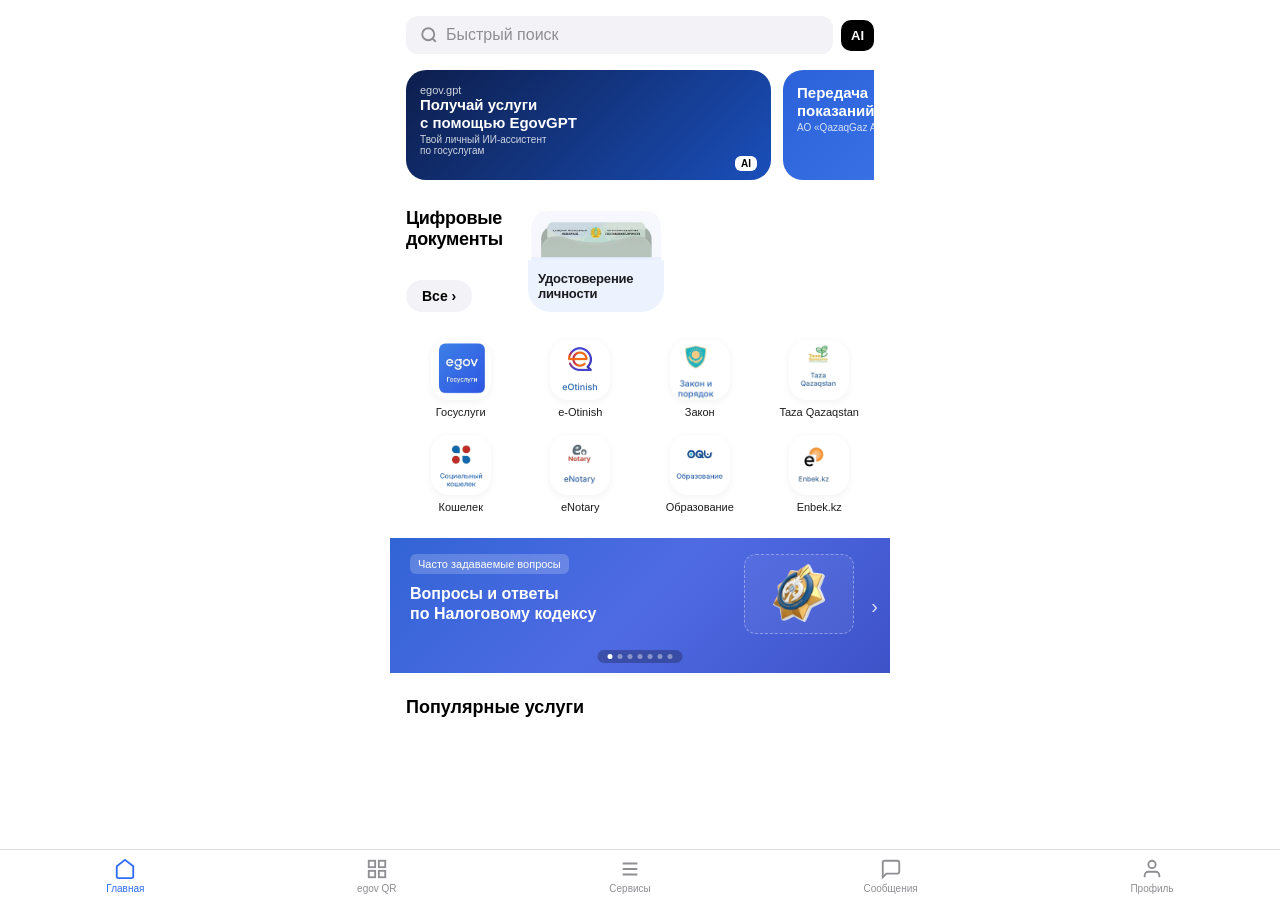
<file: index.html>
<!DOCTYPE html>
<html lang="ru">
<head>
  <meta charset="UTF-8">
  <meta name="viewport" content="width=device-width, initial-scale=1.0, maximum-scale=1.0, user-scalable=no, viewport-fit=cover">
  <meta name="theme-color" content="#ffffff">
  <meta name="apple-mobile-web-app-capable" content="yes">
  <meta name="apple-mobile-web-app-status-bar-style" content="default">
  <meta name="apple-mobile-web-app-title" content="eGov Mobile">
  
  <link rel="manifest" href="manifest.json">
  <link rel="apple-touch-icon" href="app-icon.png">
  <link rel="stylesheet" href="style.css">
  
  <title>eGov Mobile</title>
</head>
<body class="home-body">

  <div class="home-container">
    
    <!-- Поисковая строка -->
    <div class="search-bar">
      <div class="search-input">
        <svg width="18" height="18" viewBox="0 0 24 24" fill="none" stroke="#8e8e93" stroke-width="2.5">
          <circle cx="11" cy="11" r="8"></circle>
          <line x1="21" y1="21" x2="16.65" y2="16.65"></line>
        </svg>
        <span>Быстрый поиск</span>
      </div>
      <div class="ai-badge">AI</div>
    </div>

    <!-- Баннеры -->
    <div class="top-banners-scroll">
      <div class="banner banner-gpt">
        <div>
          <div class="banner-sub">egov.gpt</div>
          <div class="banner-title">Получай услуги<br>с помощью EgovGPT</div>
          <div class="banner-desc">Твой личный ИИ-ассистент<br>по госуслугам</div>
        </div>
        <div class="banner-ai-tag">AI</div>
      </div>

      <div class="banner banner-gas">
        <div>
          <div class="banner-title">Передача<br>показаний газа</div>
          <div class="banner-desc">АО «QazaqGaz Aimaq»</div>
        </div>
        <div class="banner-arrow">›</div>
      </div>
    </div>

    <!-- Цифровые документы -->
    <div class="docs-section">
      <div class="docs-row">
        <!-- Левая колонка -->
        <div class="docs-left-col">
          <div class="section-title">Цифровые<br>документы</div>
          <a href="#" class="all-docs-btn">Все ›</a>
        </div>

        <!-- Карточка документа -->
        <a href="document.html" class="doc-card-link">
          <div class="doc-card-top">
            <img src="id-card.png" class="doc-cover-img" alt="Удостоверение личности" onerror="this.src='my-id.jpg'">
          </div>
          <div class="doc-title">Удостоверение<br>личности</div>
        </a>
      </div>
    </div>

    <!-- РАЗДЕЛ «СЕРВИСЫ» -->
    <div class="services-grid">
      <div class="service-card">
        <div class="s-icon">
          <img src="icons/egov-main.png" alt="eGov Госуслуги" class="service-img" onerror="this.style.display='none'">
        </div>
        <span class="service-label">Госуслуги</span>
      </div>

      <div class="service-card">
        <div class="s-icon">
          <img src="icons/e-otinish.png" alt="eOtinish" class="service-img" onerror="this.style.display='none'">
        </div>
        <span class="service-label">e-Otinish</span>
      </div>

      <div class="service-card">
        <div class="s-icon">
          <img src="icons/zakon.png" alt="Закон и порядок" class="service-img" onerror="this.style.display='none'">
        </div>
        <span class="service-label">Закон</span>
      </div>

      <div class="service-card">
        <div class="s-icon">
          <img src="icons/taza-qazaqstan.png" alt="Taza Qazaqstan" class="service-img" onerror="this.style.display='none'">
        </div>
        <span class="service-label">Taza Qazaqstan</span>
      </div>

      <div class="service-card">
        <div class="s-icon">
          <img src="icons/social-wallet.png" alt="Социальный кошелек" class="service-img" onerror="this.style.display='none'">
        </div>
        <span class="service-label">Кошелек</span>
      </div>

      <div class="service-card">
        <div class="s-icon">
          <img src="icons/enotary.png" alt="eNotary" class="service-img" onerror="this.style.display='none'">
        </div>
        <span class="service-label">eNotary</span>
      </div>

      <div class="service-card">
        <div class="s-icon">
          <img src="icons/oqu.png" alt="Образование" class="service-img" onerror="this.style.display='none'">
        </div>
        <span class="service-label">Образование</span>
      </div>

      <div class="service-card">
        <div class="s-icon">
          <img src="icons/enbek.png" alt="Enbek.kz" class="service-img" onerror="this.style.display='none'">
        </div>
        <span class="service-label">Enbek.kz</span>
      </div>
    </div>

    <!-- БАННЕР НАЛОГОВОГО КОДЕКСА -->
    <div class="tax-banner">
      <div class="tax-content">
        <div class="tax-tag">Часто задаваемые вопросы</div>
        <div class="tax-title">Вопросы и ответы<br>по Налоговому кодексу</div>
      </div>
      <div class="tax-badge">
        <img src="tax-badge.png" alt="Герб / Эмблема" class="tax-badge-img" onerror="this.style.display='none'">
      </div>
      <div class="tax-arrow">›</div>
      <div class="tax-dots-capsule">
        <span class="tdot active"></span>
        <span class="tdot"></span>
        <span class="tdot"></span>
        <span class="tdot"></span>
        <span class="tdot"></span>
        <span class="tdot"></span>
        <span class="tdot"></span>
      </div>
    </div>

    <div class="section-header margin-top">Популярные услуги</div>

  </div>

  <!-- Нижняя панель навигации (Tab Bar iOS) -->
  <div class="bottom-nav">
    <a href="index.html" class="nav-item active">
      <svg width="22" height="22" viewBox="0 0 24 24" fill="none" stroke="currentColor" stroke-width="2">
        <path d="M3 9l9-7 9 7v11a2 2 0 0 1-2 2H5a2 2 0 0 1-2-2z"/>
      </svg>
      <span>Главная</span>
    </a>
    <div class="nav-item">
      <svg width="22" height="22" viewBox="0 0 24 24" fill="none" stroke="currentColor" stroke-width="2">
        <rect x="3" y="3" width="7" height="7"/>
        <rect x="14" y="3" width="7" height="7"/>
        <rect x="14" y="14" width="7" height="7"/>
        <rect x="3" y="14" width="7" height="7"/>
      </svg>
      <span>egov QR</span>
    </div>
    <div class="nav-item">
      <svg width="22" height="22" viewBox="0 0 24 24" fill="none" stroke="currentColor" stroke-width="2">
        <path d="M4 6h16M4 12h16M4 18h16"/>
      </svg>
      <span>Сервисы</span>
    </div>
    <div class="nav-item">
      <svg width="22" height="22" viewBox="0 0 24 24" fill="none" stroke="currentColor" stroke-width="2">
        <path d="M21 15a2 2 0 0 1-2 2H7l-4 4V5a2 2 0 0 1 2-2h14a2 2 0 0 1 2 2z"/>
      </svg>
      <span>Сообщения</span>
    </div>
    <div class="nav-item">
      <svg width="22" height="22" viewBox="0 0 24 24" fill="none" stroke="currentColor" stroke-width="2">
        <circle cx="12" cy="7" r="4"/>
        <path d="M20 21v-2a4 4 0 0 0-4-4H8a4 4 0 0 0-4 4v2"/>
      </svg>
      <span>Профиль</span>
    </div>
  </div>

  <script>
    if ('serviceWorker' in navigator) {
      navigator.serviceWorker.register('./sw.js').catch(() => {});
    }
  </script>
</body>
</html>
</file>
<file: style.css>
* {
  box-sizing: border-box;
  -webkit-tap-highlight-color: transparent;
  margin: 0;
  padding: 0;
}

html, body {
  width: 100%;
  height: 100%;
  background-color: #ffffff;
  font-family: -apple-system, BlinkMacSystemFont, "SF Pro Text", "SF Pro Display", "Helvetica Neue", Arial, sans-serif;
  color: #000000;
  -webkit-font-smoothing: antialiased;
}

/* ========================================= */
/* === СТРАНИЦА ДОКУМЕНТА (document.html) === */
/* ========================================= */

.doc-body {
  display: flex;
  flex-direction: column;
  height: 100vh;
  height: -webkit-fill-available;
  position: relative;
  overflow: hidden; /* Блокируем скролл только для страницы документа */
}

/* Шапка */
.top-bar {
  position: fixed;
  top: 0;
  left: 0;
  right: 0;
  z-index: 100;
  background: rgba(255, 255, 255, 0.94);
  backdrop-filter: blur(20px);
  -webkit-backdrop-filter: blur(20px);
  padding-top: calc(env(safe-area-inset-top) + 8px);
  padding-left: 16px;
  padding-right: 16px;
  padding-bottom: 12px;
}

.header-nav {
  display: flex;
  align-items: center;
  justify-content: space-between;
  height: 44px;
  margin-bottom: 12px;
}

.icon-btn {
  width: 36px;
  height: 36px;
  border-radius: 10px;
  background: #f2f2f7;
  display: flex;
  align-items: center;
  justify-content: center;
  border: none;
  outline: none;
  cursor: pointer;
  text-decoration: none;
}

.icon-btn:active {
  background: #e5e5ea;
}

.header-nav .title {
  font-size: 19px;
  font-weight: 700;
  letter-spacing: -0.4px;
  text-align: center;
}

/* Переключатель Вкладок */
.tabs {
  display: flex;
  background: #f2f2f7;
  border-radius: 14px;
  padding: 3px;
}

.tab {
  flex: 1;
  text-align: center;
  padding: 8px 0;
  font-size: 14px;
  font-weight: 600;
  border-radius: 11px;
  color: #8e8e93;
  cursor: pointer;
  transition: all 0.2s cubic-bezier(0.2, 0.8, 0.2, 1);
}

.tab.active {
  background: #ffffff;
  color: #2f6df6;
  box-shadow: 0 2px 8px rgba(0,0,0,0.08);
}

/* Область просмотра документа */
.content-viewport {
  position: absolute;
  top: 0;
  bottom: 0;
  left: 0;
  right: 0;
  width: 100%;
  height: 100%;
  overflow: hidden;
  z-index: 1;
}

.doc-section {
  width: 100%;
  height: 100%;
  display: flex;
  align-items: center;
  justify-content: center;
}

.zoom-container {
  width: 100%;
  height: 100%;
  display: flex;
  align-items: center;
  justify-content: center;
  padding: 0 16px;
  touch-action: none;
}

.document-card {
  width: 100%;
  max-width: 100%;
  height: auto;
  border-radius: 16px;
  object-fit: contain;
  will-change: transform;
  transform-origin: center center;
  box-shadow: 0 4px 20px rgba(0, 0, 0, 0.05);
  cursor: pointer;
}

/* Реквизиты */
.requisites-section {
  position: absolute;
  top: calc(env(safe-area-inset-top) + 120px);
  bottom: calc(env(safe-area-inset-bottom) + 90px);
  left: 0;
  right: 0;
  overflow-y: auto;
  padding: 16px 20px;
  background: #ffffff;
  z-index: 10;
  -webkit-overflow-scrolling: touch;
}

.info-item {
  margin-bottom: 18px;
}

.label {
  font-size: 13px;
  color: #8e8e93;
  margin-bottom: 2px;
}

.value {
  font-size: 17px;
  font-weight: 600;
  color: #000000;
  outline: none;
  border: none;
  background: transparent;
  display: block;
  width: 100%;
  padding: 0;
  margin: 0;
  -webkit-user-select: text;
  user-select: text;
}

.value[contenteditable="true"]:focus {
  outline: none;
  border: none;
  background: transparent;
  box-shadow: none;
}

/* Нижняя панель */
.bottom-bar {
  position: fixed;
  bottom: 0;
  left: 0;
  right: 0;
  z-index: 100;
  background: rgba(255, 255, 255, 0.94);
  backdrop-filter: blur(20px);
  -webkit-backdrop-filter: blur(20px);
  padding: 12px 16px calc(env(safe-area-inset-bottom) + 12px) 16px;
}

.action-btn-group {
  display: flex;
  gap: 10px;
  align-items: center;
}

.primary-btn {
  flex: 1;
  height: 52px;
  background: #2f6df6;
  color: #ffffff;
  border: none;
  border-radius: 16px;
  font-size: 16px;
  font-weight: 600;
  display: flex;
  align-items: center;
  justify-content: center;
  gap: 8px;
  cursor: pointer;
}

.primary-btn:active {
  opacity: 0.88;
}

.more-btn {
  width: 52px;
  height: 52px;
  background: #eef3fe;
  color: #2f6df6;
  border: none;
  border-radius: 16px;
  font-size: 18px;
  font-weight: 700;
  display: flex;
  align-items: center;
  justify-content: center;
  cursor: pointer;
}

/* Модалка QR */
.qr-modal {
  position: fixed;
  inset: 0;
  background: rgba(0, 0, 0, 0.4);
  backdrop-filter: blur(10px);
  -webkit-backdrop-filter: blur(10px);
  display: flex;
  align-items: flex-end;
  justify-content: center;
  z-index: 200;
}

.qr-sheet {
  background: #ffffff;
  width: 100%;
  max-width: 500px;
  border-radius: 24px 24px 0 0;
  padding: 20px;
  padding-bottom: calc(env(safe-area-inset-bottom) + 24px);
  text-align: center;
  will-change: transform;
}

.drag-handle {
  width: 36px;
  height: 5px;
  background: #e5e5ea;
  border-radius: 10px;
  margin: 0 auto 16px auto;
}

#qrcode {
  display: flex;
  justify-content: center;
  margin: 16px 0;
}

.timer {
  color: #2f6df6;
  font-size: 15px;
  font-weight: 600;
}

.short-code {
  background: #f2f2f7;
  padding: 12px 24px;
  border-radius: 14px;
  display: inline-block;
  margin-top: 12px;
  font-size: 22px;
  font-weight: 700;
  letter-spacing: 2px;
}

.hidden {
  display: none !important;
}

/* ========================================= */
/* === СТИЛИ ГЛАВНОГО ЭКРАНА (index.html) === */
/* ========================================= */

.home-body {
  overflow-y: auto;
  -webkit-overflow-scrolling: touch;
}

.home-container {
  padding: 12px 16px;
  max-width: 500px;
  margin: 0 auto;
  min-height: 100vh;
  /* Резервируем место снизу под фиксированный Bottom Nav с учетом Home Indicator на iOS */
  padding-bottom: calc(85px + env(safe-area-inset-bottom));
}

.search-bar {
  display: flex;
  align-items: center;
  gap: 8px;
  margin-top: calc(env(safe-area-inset-top) + 4px);
  margin-bottom: 16px;
}

.search-input {
  flex: 1;
  background: #f2f2f7;
  border-radius: 12px;
  padding: 10px 14px;
  display: flex;
  align-items: center;
  gap: 8px;
  color: #8e8e93;
  font-size: 16px;
}

.ai-badge {
  background: #000000;
  color: #ffffff;
  font-weight: 700;
  font-size: 13px;
  padding: 8px 10px;
  border-radius: 10px;
}

/* Прокрутка верхних баннеров */
.top-banners-scroll {
  display: flex;
  gap: 12px;
  overflow-x: auto;
  scroll-snap-type: x mandatory;
  -webkit-overflow-scrolling: touch;
  margin-bottom: 24px;
  scrollbar-width: none;
}
.top-banners-scroll::-webkit-scrollbar { 
  display: none; 
}

.banner {
  flex: 0 0 78%;
  scroll-snap-align: start;
  border-radius: 20px;
  padding: 14px;
  color: #ffffff;
  height: 110px;
  display: flex;
  flex-direction: column;
  justify-content: space-between;
  position: relative;
  box-sizing: border-box;
}

.banner-gpt { background: linear-gradient(135deg, #0d1e4c 0%, #1a4fba 100%); }
.banner-gas { background: linear-gradient(135deg, #2b62d9 0%, #4a82f6 100%); }

.banner-sub { font-size: 11px; opacity: 0.8; }
.banner-title { font-size: 15px; font-weight: 700; line-height: 1.2; }
.banner-desc { font-size: 10px; opacity: 0.8; margin-top: 2px; }

.banner-ai-tag {
  align-self: flex-end;
  background: #ffffff;
  color: #000000;
  font-weight: 800;
  font-size: 10px;
  padding: 2px 6px;
  border-radius: 6px;
}

.banner-arrow { position: absolute; right: 12px; bottom: 12px; font-size: 18px; opacity: 0.8; }

.section-header { font-size: 20px; font-weight: 700; margin-bottom: 12px; }

/* Раздел «Цифровые документы» */
.docs-section {
  margin-bottom: 24px;
}

.docs-row { 
  display: flex; 
  align-items: flex-start;
  gap: 12px; 
  overflow-x: auto;
  scrollbar-width: none;
  padding: 4px 0;
  -webkit-overflow-scrolling: touch;
}
.docs-row::-webkit-scrollbar { display: none; }

.docs-left-col {
  display: flex;
  flex-direction: column;
  justify-content: space-between;
  min-width: 110px;
  height: 104px;
  flex-shrink: 0;
}

.section-title {
  font-size: 18px;
  font-weight: 700;
  line-height: 1.15;
  color: #000000;
  letter-spacing: -0.3px;
}

.all-docs-btn {
  background: #f2f2f7;
  border-radius: 18px;
  padding: 8px 16px;
  width: fit-content;
  display: inline-flex;
  align-items: center;
  justify-content: center;
  font-weight: 600;
  font-size: 14px;
  color: #000000;
  text-decoration: none;
  white-space: nowrap;
}

.doc-card-link {
  display: flex;
  flex-direction: column;
  justify-content: space-between;
  width: 136px;
  height: 104px;
  background-color: #edf3fe;
  border-radius: 22px;
  padding: 0 0 10px 0;
  box-sizing: border-box;
  text-decoration: none;
  flex-shrink: 0;
  overflow: hidden;
  position: relative;
}

.doc-card-top {
  width: 100%;
  height: 52px;
  overflow: hidden;
  position: relative;
}

.doc-cover-img {
  width: 100%;
  height: 100%;
  object-fit: cover;
  object-position: top center;
  display: block;
}

.doc-title { 
  font-size: 13px; 
  font-weight: 600; 
  line-height: 1.2; 
  color: #1c1c1e;
  padding: 0 10px;
  letter-spacing: -0.2px;
}

/* ========================================= */
/* === РАЗДЕЛ «СЕРВИСЫ» ==================== */
/* ========================================= */

.services-grid {
  display: grid;
  grid-template-columns: repeat(4, 1fr);
  gap: 16px 10px;
  margin-bottom: 24px;
}

.service-card {
  display: flex;
  flex-direction: column;
  align-items: center;
  text-align: center;
}

.s-icon {
  width: 60px;
  height: 60px;
  border-radius: 18px;
  overflow: hidden;
  background: #ffffff;
  box-shadow: 0 2px 8px rgba(0, 0, 0, 0.05);
  display: flex;
  align-items: center;
  justify-content: center;
}

.service-img {
  width: 100%;
  height: 100%;
  object-fit: cover;
  display: block;
}

.service-label {
  font-size: 11px;
  color: #1c1c1e;
  margin-top: 6px;
  text-align: center;
  font-weight: 500;
  line-height: 1.2;
}

/* ========================================= */
/* === БАННЕР НАЛОГОВОГО КОДЕКСА =========== */
/* ========================================= */

.tax-banner {
  position: relative;
  width: calc(100% + 32px);
  margin-left: -16px;
  margin-right: -16px;
  height: 135px;
  background: linear-gradient(135deg, #3264d6 0%, #4f6be4 50%, #3e52c8 100%);
  padding: 16px 20px;
  box-sizing: border-box;
  display: flex;
  align-items: flex-start;
  justify-content: space-between;
  overflow: hidden;
}

.tax-content {
  z-index: 2;
  max-width: 60%;
}

.tax-tag {
  display: inline-block;
  background: rgba(255, 255, 255, 0.2);
  color: #ffffff;
  font-size: 11px;
  font-weight: 500;
  padding: 4px 8px;
  border-radius: 6px;
  margin-bottom: 10px;
  backdrop-filter: blur(4px);
}

.tax-title {
  color: #ffffff;
  font-size: 16px;
  font-weight: 700;
  line-height: 1.25;
}

.tax-badge {
  position: absolute;
  right: 36px;
  top: 16px;
  width: 110px;
  height: 80px;
  border: 1px dashed rgba(255, 255, 255, 0.35);
  border-radius: 12px;
  background: rgba(255, 255, 255, 0.05);
  display: flex;
  align-items: center;
  justify-content: center;
  z-index: 1;
  padding: 8px;
}

.tax-badge-img {
  max-width: 100%;
  max-height: 100%;
  object-fit: contain;
}

.tax-arrow {
  color: rgba(255, 255, 255, 0.8);
  font-size: 20px;
  position: absolute;
  right: 12px;
  top: 50%;
  transform: translateY(-50%);
  z-index: 2;
}

.tax-dots-capsule {
  position: absolute;
  bottom: 10px;
  left: 50%;
  transform: translateX(-50%);
  background: rgba(0, 0, 0, 0.25);
  padding: 4px 10px;
  border-radius: 12px;
  display: flex;
  gap: 5px;
  align-items: center;
  z-index: 2;
}

.tdot {
  width: 5px;
  height: 5px;
  border-radius: 50%;
  background: rgba(255, 255, 255, 0.4);
}

.tdot.active {
  background: #ffffff;
}

.section-header.margin-top {
  margin-top: 24px;
  font-size: 18px;
  font-weight: 700;
  color: #000000;
}

/* ========================================= */
/* === НИЖНЕЕ МЕНЮ (TAB BAR) =============== */
/* ========================================= */

.bottom-nav {
  position: fixed;
  bottom: 0;
  left: 0;
  right: 0;
  background: rgba(255, 255, 255, 0.92);
  backdrop-filter: blur(20px);
  -webkit-backdrop-filter: blur(20px);
  border-top: 0.5px solid rgba(60, 60, 67, 0.18);
  display: flex;
  justify-content: space-around;
  padding-top: 8px;
  padding-bottom: calc(6px + env(safe-area-inset-bottom));
  z-index: 100;
}

.nav-item { 
  display: flex; 
  flex-direction: column; 
  align-items: center; 
  color: #8e8e93; 
  font-size: 10px; 
  text-decoration: none;
}
.nav-item.active { color: #2f6df6; }
.nav-item span { margin-top: 3px; }
</file>
